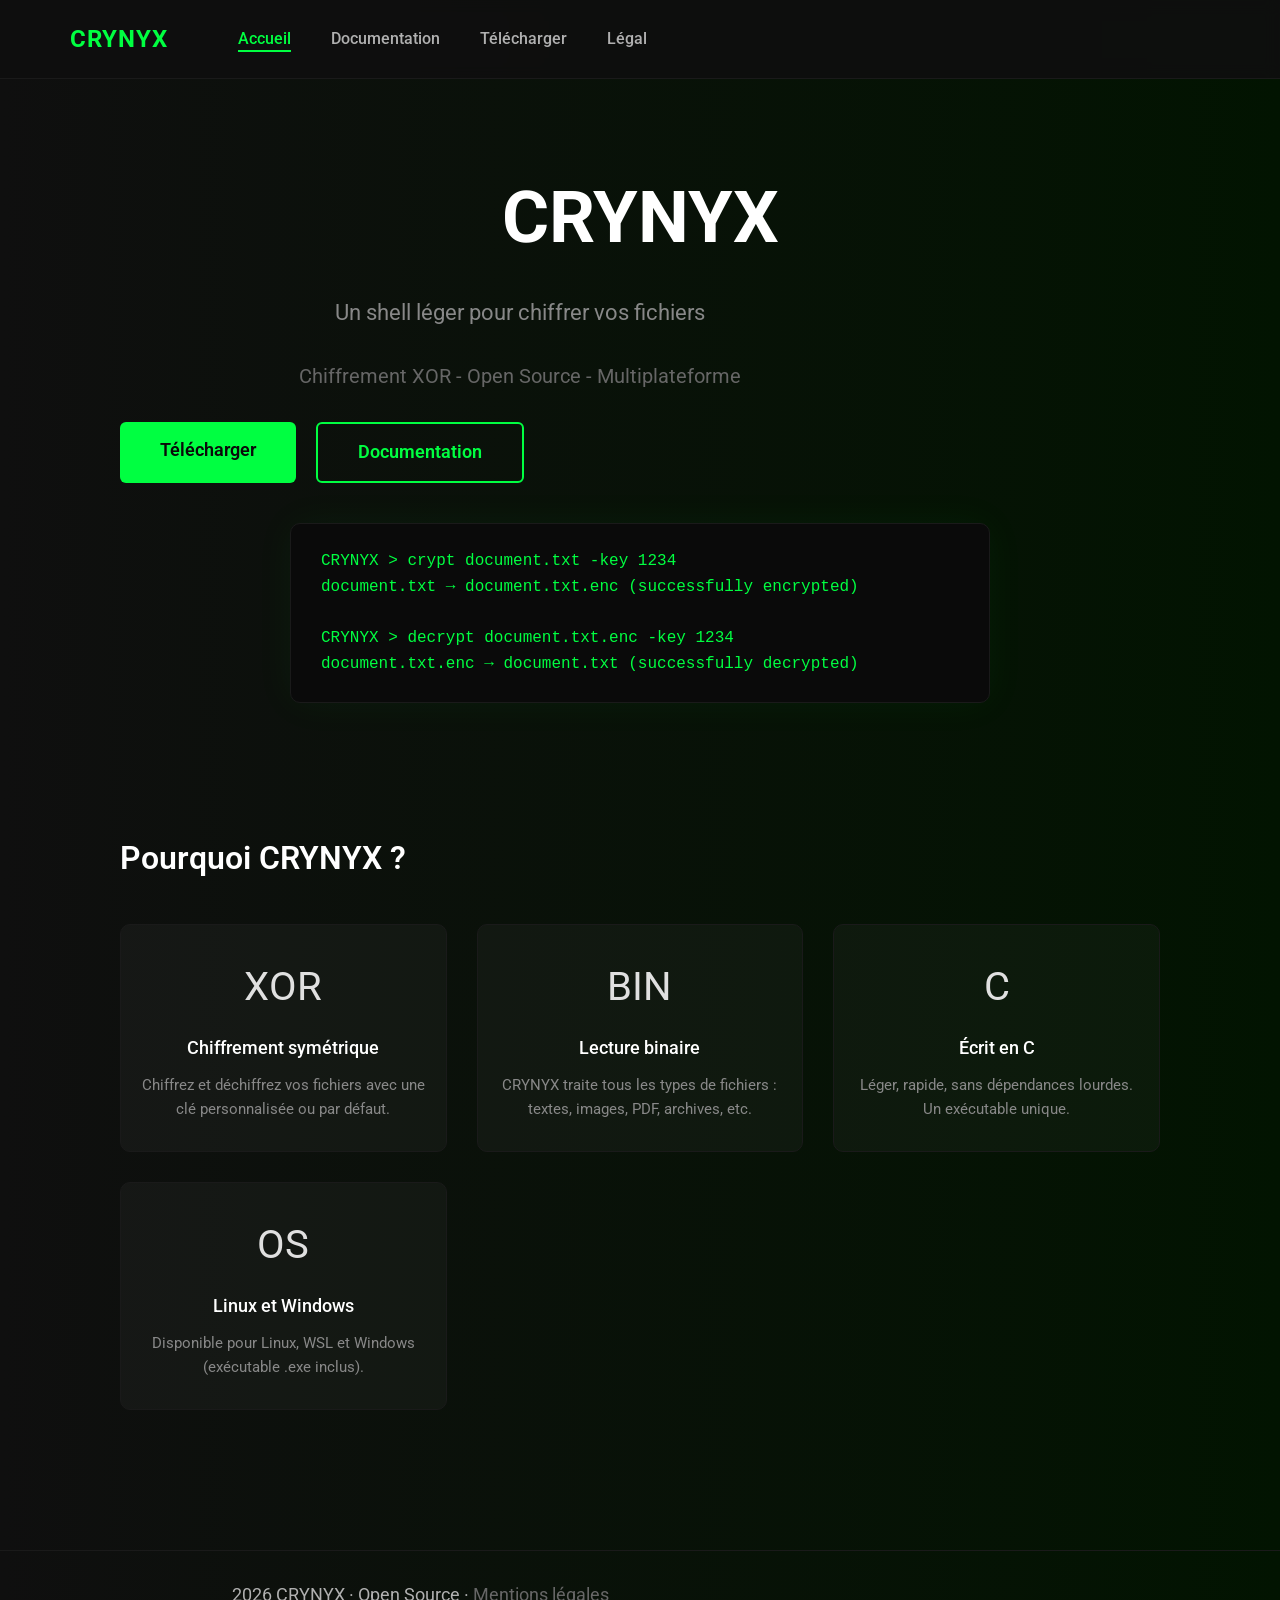
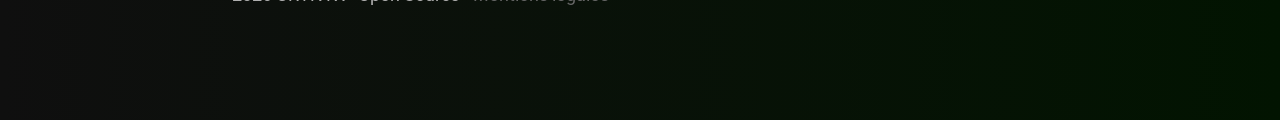
<file: index.html>
<!DOCTYPE html>
<html lang="fr">
<head>
    <meta charset="UTF-8" />
    <meta name="viewport" content="width=device-width, initial-scale=1.0" />
    <title>CRYNYX - Shell sécurisé</title>
    <link rel="stylesheet" href="style/style.css" />
    <link href="https://fonts.googleapis.com/css2?family=Roboto:wght@400;500;700&display=swap" rel="stylesheet" />
</head>
<body>

    <header>
        <nav class="nav-bar">
            <div class="logo">CRYNYX</div>
            <ul class="nav-links">
                <li><a href="index.html" class="active">Accueil</a></li>
                <li><a href="documentation.html">Documentation</a></li>
                <li><a href="download.html">Télécharger</a></li>
                <li><a href="legales.html">Légal</a></li>
            </ul>
        </nav>
    </header>

    <main>
        <section class="hero">
            <h1>CRYNYX</h1>
            <p class="subtitle">Un shell léger pour chiffrer vos fichiers</p>
            <p class="tagline">Chiffrement XOR - Open Source - Multiplateforme</p>

            <div class="btn-group">
                <a href="download.html" class="btn btn-primary">Télécharger</a>
                <a href="documentation.html" class="btn btn-secondary">Documentation</a>
            </div>

            <div class="terminal-demo">
                <div><span class="prompt">CRYNYX ></span> crypt document.txt -key 1234</div>
                <div class="output-success">document.txt → document.txt.enc (successfully encrypted)</div>
                <br />
                <div><span class="prompt">CRYNYX ></span> decrypt document.txt.enc -key 1234</div>
                <div class="output-success">document.txt.enc → document.txt (successfully decrypted)</div>
            </div>
        </section>

        <section>
            <h2>Pourquoi CRYNYX ?</h2>
            <div class="features-grid">
                <div class="feature-card">
                    <span class="icon">XOR</span>
                    <h3>Chiffrement symétrique</h3>
                    <p>Chiffrez et déchiffrez vos fichiers avec une clé personnalisée ou par défaut.</p>
                </div>
                <div class="feature-card">
                    <span class="icon">BIN</span>
                    <h3>Lecture binaire</h3>
                    <p>CRYNYX traite tous les types de fichiers : textes, images, PDF, archives, etc.</p>
                </div>
                <div class="feature-card">
                    <span class="icon">C</span>
                    <h3>Écrit en C</h3>
                    <p>Léger, rapide, sans dépendances lourdes. Un exécutable unique.</p>
                </div>
                <div class="feature-card">
                    <span class="icon">OS</span>
                    <h3>Linux et Windows</h3>
                    <p>Disponible pour Linux, WSL et Windows (exécutable .exe inclus).</p>
                </div>
            </div>
        </section>
    </main>

    <footer>
        <p>2026 CRYNYX · Open Source · <a href="legales.html">Mentions légales</a></p>
    </footer>

</body>
</html>
</file>
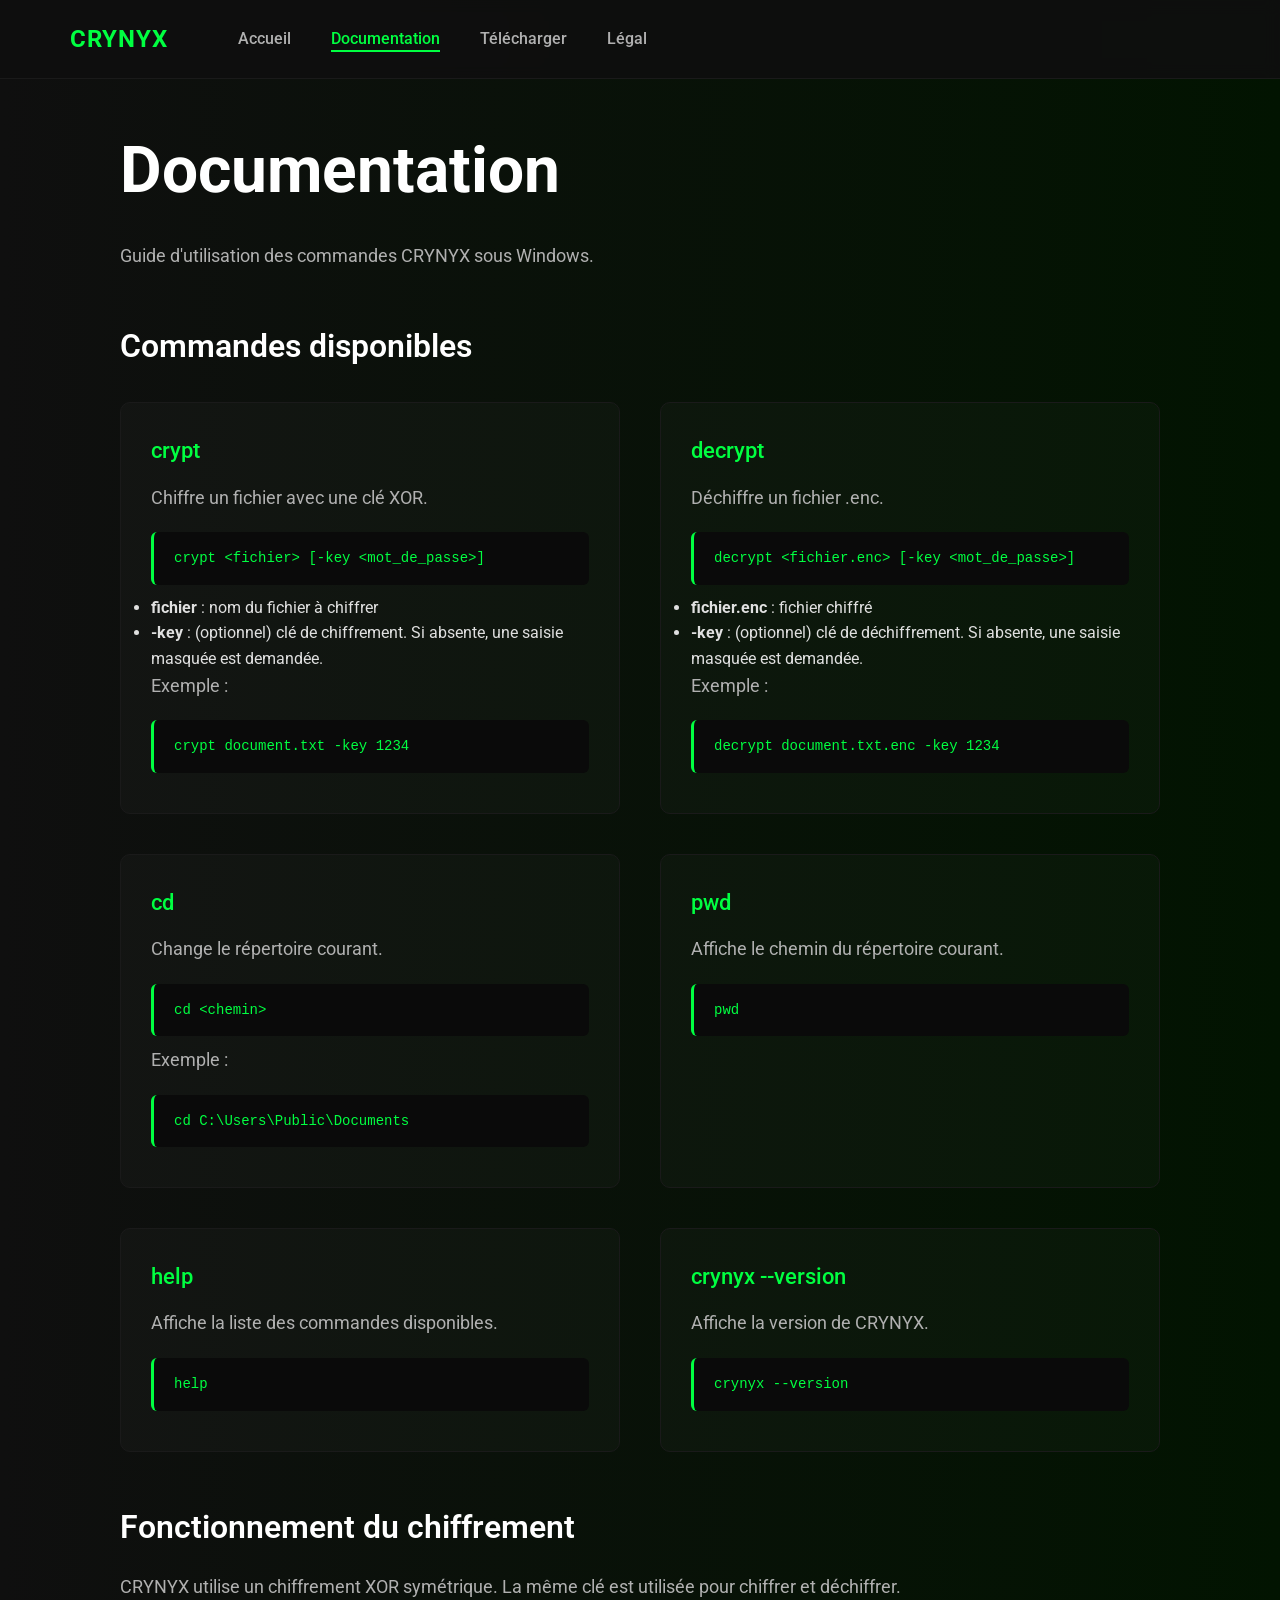
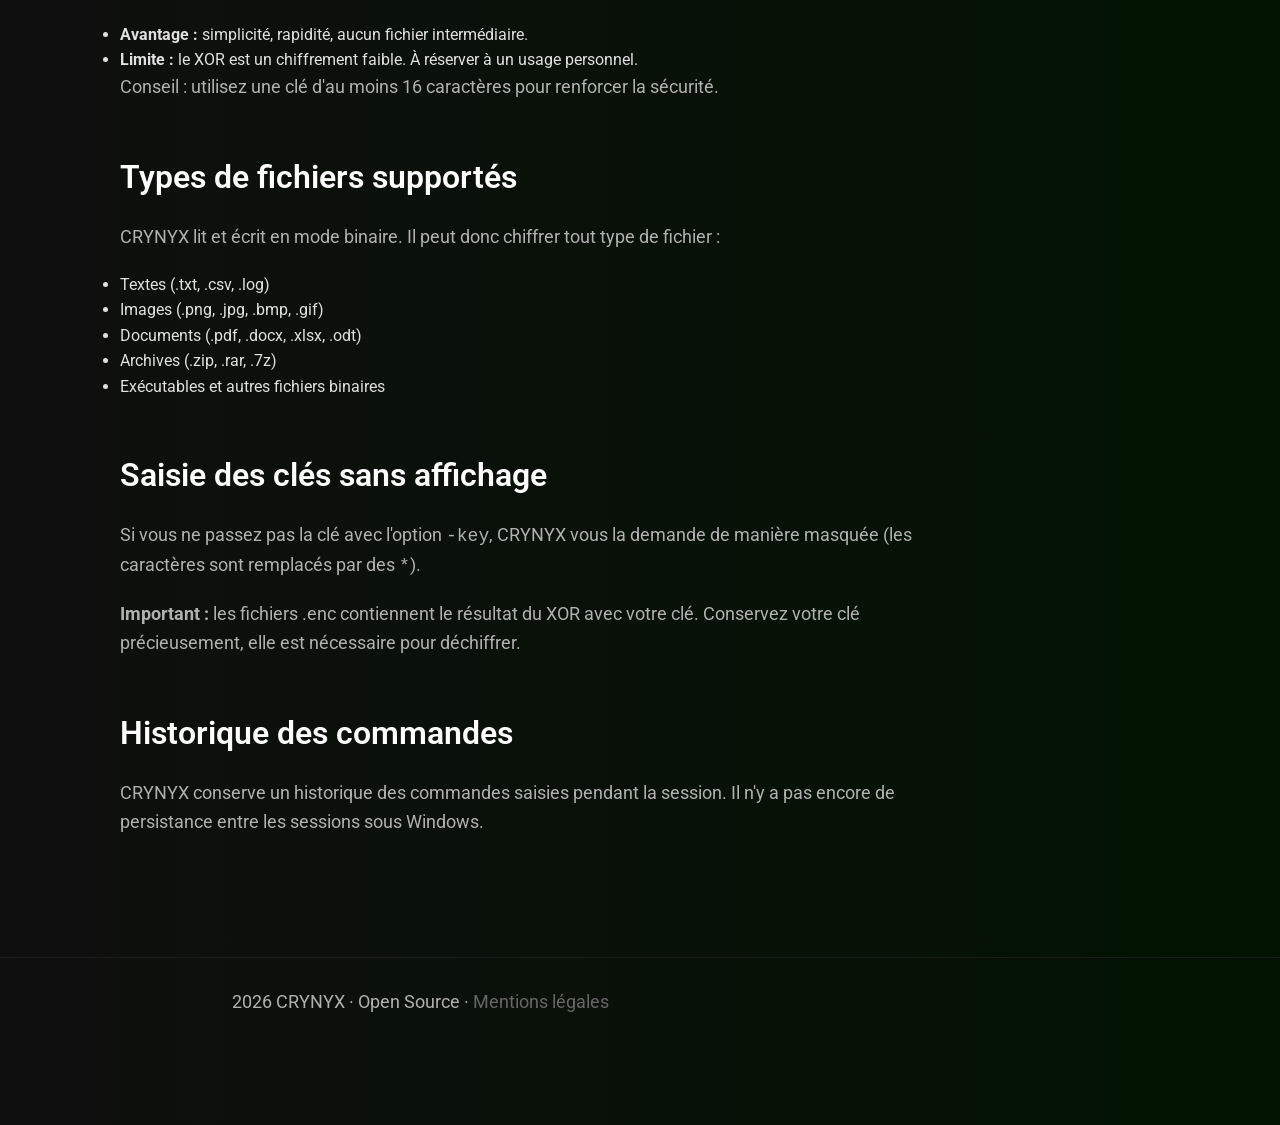
<file: documentation.html>
<!DOCTYPE html>
<html lang="fr">
<head>
    <meta charset="UTF-8" />
    <meta name="viewport" content="width=device-width, initial-scale=1.0" />
    <title>Documentation - CRYNYX</title>
    <link rel="stylesheet" href="style/style.css" />
    <link href="https://fonts.googleapis.com/css2?family=Roboto:wght@400;500;700&display=swap" rel="stylesheet" />
</head>
<body>

    <header>
        <nav class="nav-bar">
            <div class="logo">CRYNYX</div>
            <ul class="nav-links">
                <li><a href="index.html">Accueil</a></li>
                <li><a href="documentation.html" class="active">Documentation</a></li>
                <li><a href="download.html">Télécharger</a></li>
                <li><a href="legales.html">Légal</a></li>
            </ul>
        </nav>
    </header>

    <main>
        <h1>Documentation</h1>
        <p>Guide d'utilisation des commandes CRYNYX sous Windows.</p>

        <h2>Commandes disponibles</h2>

        <div class="docs-grid">

            <div class="doc-section">
                <h3>crypt</h3>
                <p>Chiffre un fichier avec une clé XOR.</p>
                <code>crypt &lt;fichier&gt; [-key &lt;mot_de_passe&gt;]</code>
                <ul>
                    <li><strong>fichier</strong> : nom du fichier à chiffrer</li>
                    <li><strong>-key</strong> : (optionnel) clé de chiffrement. Si absente, une saisie masquée est demandée.</li>
                </ul>
                <p class="example">Exemple :</p>
                <code class="example-code">crypt document.txt -key 1234</code>
            </div>

            <div class="doc-section">
                <h3>decrypt</h3>
                <p>Déchiffre un fichier .enc.</p>
                <code>decrypt &lt;fichier.enc&gt; [-key &lt;mot_de_passe&gt;]</code>
                <ul>
                    <li><strong>fichier.enc</strong> : fichier chiffré</li>
                    <li><strong>-key</strong> : (optionnel) clé de déchiffrement. Si absente, une saisie masquée est demandée.</li>
                </ul>
                <p class="example">Exemple :</p>
                <code class="example-code">decrypt document.txt.enc -key 1234</code>
            </div>

            <div class="doc-section">
                <h3>cd</h3>
                <p>Change le répertoire courant.</p>
                <code>cd &lt;chemin&gt;</code>
                <p class="example">Exemple :</p>
                <code class="example-code">cd C:\Users\Public\Documents</code>
            </div>

            <div class="doc-section">
                <h3>pwd</h3>
                <p>Affiche le chemin du répertoire courant.</p>
                <code>pwd</code>
            </div>

            <div class="doc-section">
                <h3>help</h3>
                <p>Affiche la liste des commandes disponibles.</p>
                <code>help</code>
            </div>

            <div class="doc-section">
                <h3>crynyx --version</h3>
                <p>Affiche la version de CRYNYX.</p>
                <code>crynyx --version</code>
            </div>

        </div>

        <h2>Fonctionnement du chiffrement</h2>
        <p>
            CRYNYX utilise un chiffrement XOR symétrique. La même clé est utilisée pour chiffrer et déchiffrer.
        </p>
        <ul>
            <li><strong>Avantage :</strong> simplicité, rapidité, aucun fichier intermédiaire.</li>
            <li><strong>Limite :</strong> le XOR est un chiffrement faible. À réserver à un usage personnel.</li>
        </ul>

        <div class="note-box">
            <p>Conseil : utilisez une clé d'au moins 16 caractères pour renforcer la sécurité.</p>
        </div>

        <h2>Types de fichiers supportés</h2>
        <p>
            CRYNYX lit et écrit en mode binaire. Il peut donc chiffrer tout type de fichier :
        </p>
        <ul>
            <li>Textes (.txt, .csv, .log)</li>
            <li>Images (.png, .jpg, .bmp, .gif)</li>
            <li>Documents (.pdf, .docx, .xlsx, .odt)</li>
            <li>Archives (.zip, .rar, .7z)</li>
            <li>Exécutables et autres fichiers binaires</li>
        </ul>

        <h2>Saisie des clés sans affichage</h2>
        <p>
            Si vous ne passez pas la clé avec l'option <code>-key</code>, CRYNYX vous la demande de manière masquée (les caractères sont remplacés par des <code>*</code>).
        </p>

        <div class="warning-box">
            <p><strong>Important :</strong> les fichiers .enc contiennent le résultat du XOR avec votre clé. Conservez votre clé précieusement, elle est nécessaire pour déchiffrer.</p>
        </div>

        <h2>Historique des commandes</h2>
        <p>
            CRYNYX conserve un historique des commandes saisies pendant la session. Il n'y a pas encore de persistance entre les sessions sous Windows.
        </p>

    </main>

    <footer>
        <p>2026 CRYNYX · Open Source · <a href="legales.html">Mentions légales</a></p>
    </footer>

</body>
</html>
</file>
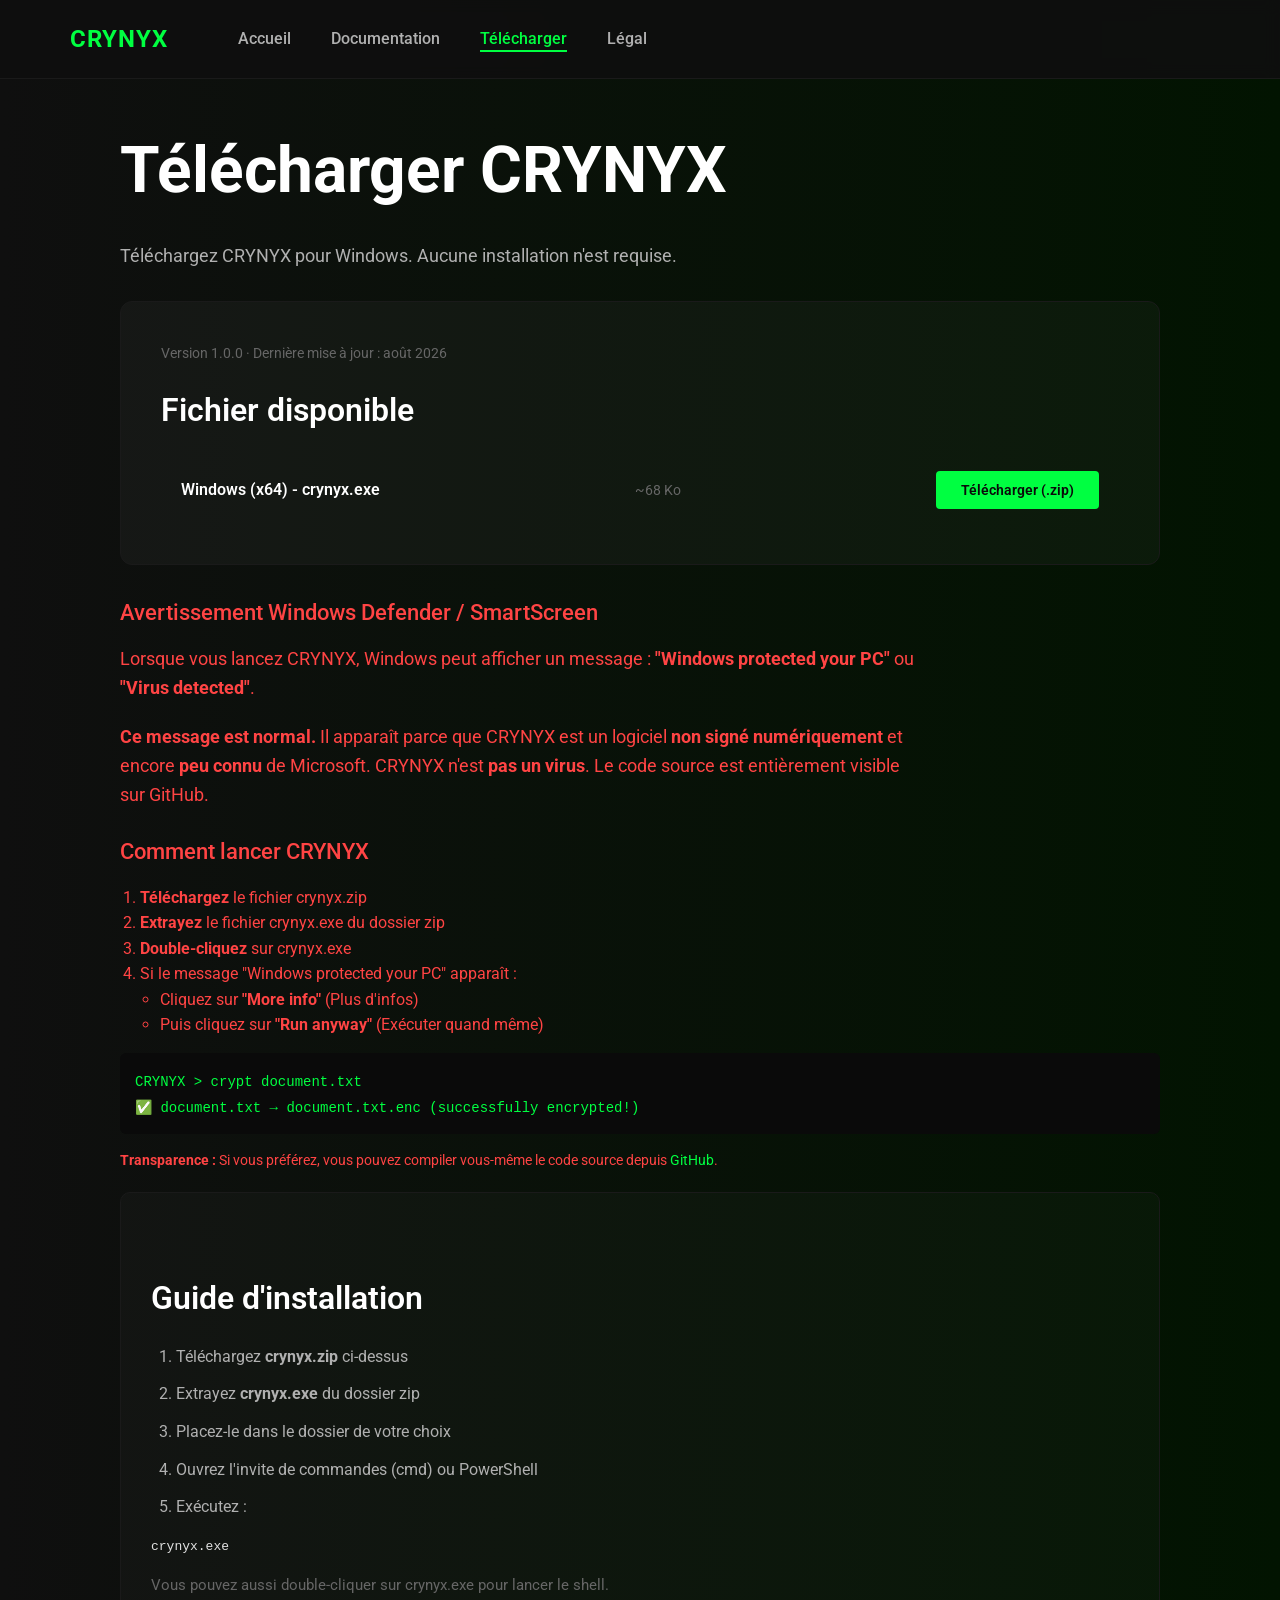
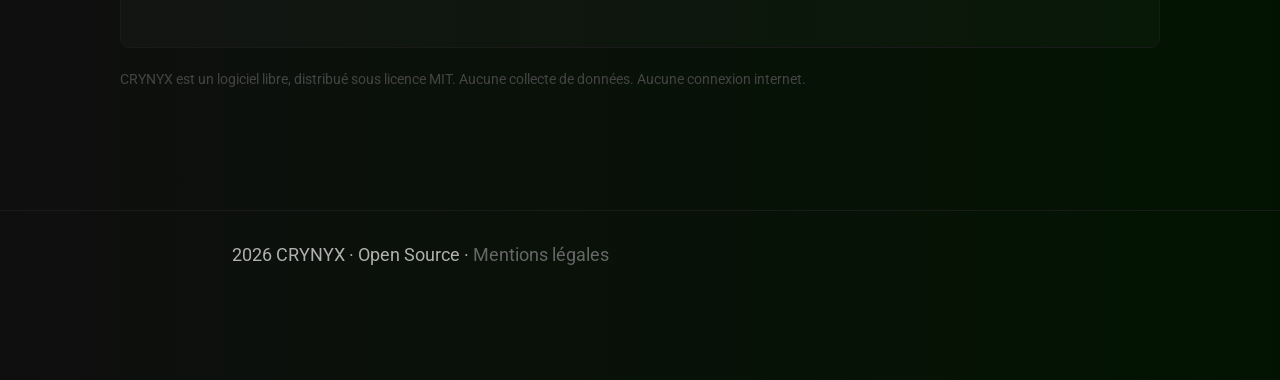
<file: download.html>
<!DOCTYPE html>
<html lang="fr">
<head>
    <meta charset="UTF-8" />
    <meta name="viewport" content="width=device-width, initial-scale=1.0" />
    <title>Télécharger CRYNYX</title>
    <link rel="stylesheet" href="style/style.css" />
    <link href="https://fonts.googleapis.com/css2?family=Roboto:wght@400;500;700&display=swap" rel="stylesheet" />
</head>
<body>

    <header>
        <nav class="nav-bar">
            <div class="logo">CRYNYX</div>
            <ul class="nav-links">
                <li><a href="index.html">Accueil</a></li>
                <li><a href="documentation.html">Documentation</a></li>
                <li><a href="download.html" class="active">Télécharger</a></li>
                <li><a href="legales.html">Légal</a></li>
            </ul>
        </nav>
    </header>

    <main>
        <h1>Télécharger CRYNYX</h1>
        <p>Téléchargez CRYNYX pour Windows. Aucune installation n'est requise.</p>

        <div class="download-card">
            <p class="version">Version 1.0.0 · Dernière mise à jour : août 2026</p>

            <h2>Fichier disponible</h2>

            <div class="download-item">
                <span class="name">Windows (x64) - crynyx.exe</span>
                <span class="size">~68 Ko</span>
                <a href="https://gabin547.github.io/CRYNYX/download/crynyx.zip" class="btn-small">Télécharger (.zip)</a>
            </div>

        </div>

        <!-- SECTION SÉCURITÉ - IMPORTANTE ! -->
        <div class="warning-box">
            <h3 style="color:#ff4444; margin-top:0;">Avertissement Windows Defender / SmartScreen</h3>
            <p style="color:#ff4444;">
                Lorsque vous lancez CRYNYX, Windows peut afficher un message :
                <strong>"Windows protected your PC"</strong> ou <strong>"Virus detected"</strong>.
            </p>
            <p style="color:#ff4444;">
                <strong>Ce message est normal.</strong> Il apparaît parce que CRYNYX est un logiciel <strong>non signé numériquement</strong> et encore <strong>peu connu</strong> de Microsoft.
                CRYNYX n'est <strong>pas un virus</strong>. Le code source est entièrement visible sur GitHub.
            </p>

            <h3 style="color:#ff4444; margin-top:25px;">Comment lancer CRYNYX</h3>
            <ol style="color:#ff4444; padding-left:20px;">
                <li><strong>Téléchargez</strong> le fichier crynyx.zip</li>
                <li><strong>Extrayez</strong> le fichier crynyx.exe du dossier zip</li>
                <li><strong>Double-cliquez</strong> sur crynyx.exe</li>
                <li>Si le message "Windows protected your PC" apparaît :</li>
                <ul style="padding-left:20px;">
                    <li>Cliquez sur <strong>"More info"</strong> (Plus d'infos)</li>
                    <li>Puis cliquez sur <strong>"Run anyway"</strong> (Exécuter quand même)</li>
                </ul>
            </ol>

            <div style="background:#0a0a0a; padding:15px; border-radius:6px; margin-top:15px;">
                <code style="color:#00ff41; font-size:14px;">
                    CRYNYX > crypt document.txt<br/>
                    ✅ document.txt → document.txt.enc (successfully encrypted!)
                </code>
            </div>

            <p style="color:#ff4444; margin-top:15px; font-size:14px;">
                <strong>Transparence :</strong> Si vous préférez, vous pouvez compiler vous-même le code source depuis <a href="https://github.com/gabin547/CRYNYX" style="color:#00ff41;">GitHub</a>.
            </p>
        </div>

        <div class="install-steps">
            <h2>Guide d'installation</h2>
            <ol>
                <li>Téléchargez <strong>crynyx.zip</strong> ci-dessus</li>
                <li>Extrayez <strong>crynyx.exe</strong> du dossier zip</li>
                <li>Placez-le dans le dossier de votre choix</li>
                <li>Ouvrez l'invite de commandes (cmd) ou PowerShell</li>
                <li>Exécutez :</li>
            </ol>
            <code>crynyx.exe</code>
            <p style="margin-top:15px; font-size:15px; color:#666;">
                Vous pouvez aussi double-cliquer sur crynyx.exe pour lancer le shell.
            </p>
        </div>

        <div class="legal-footer">
            <p style="font-size:14px; color:#444;">
                CRYNYX est un logiciel libre, distribué sous licence MIT.
                Aucune collecte de données. Aucune connexion internet.
            </p>
        </div>
    </main>

    <footer>
        <p>2026 CRYNYX · Open Source · <a href="legales.html">Mentions légales</a></p>
    </footer>

</body>
</html>
</file>
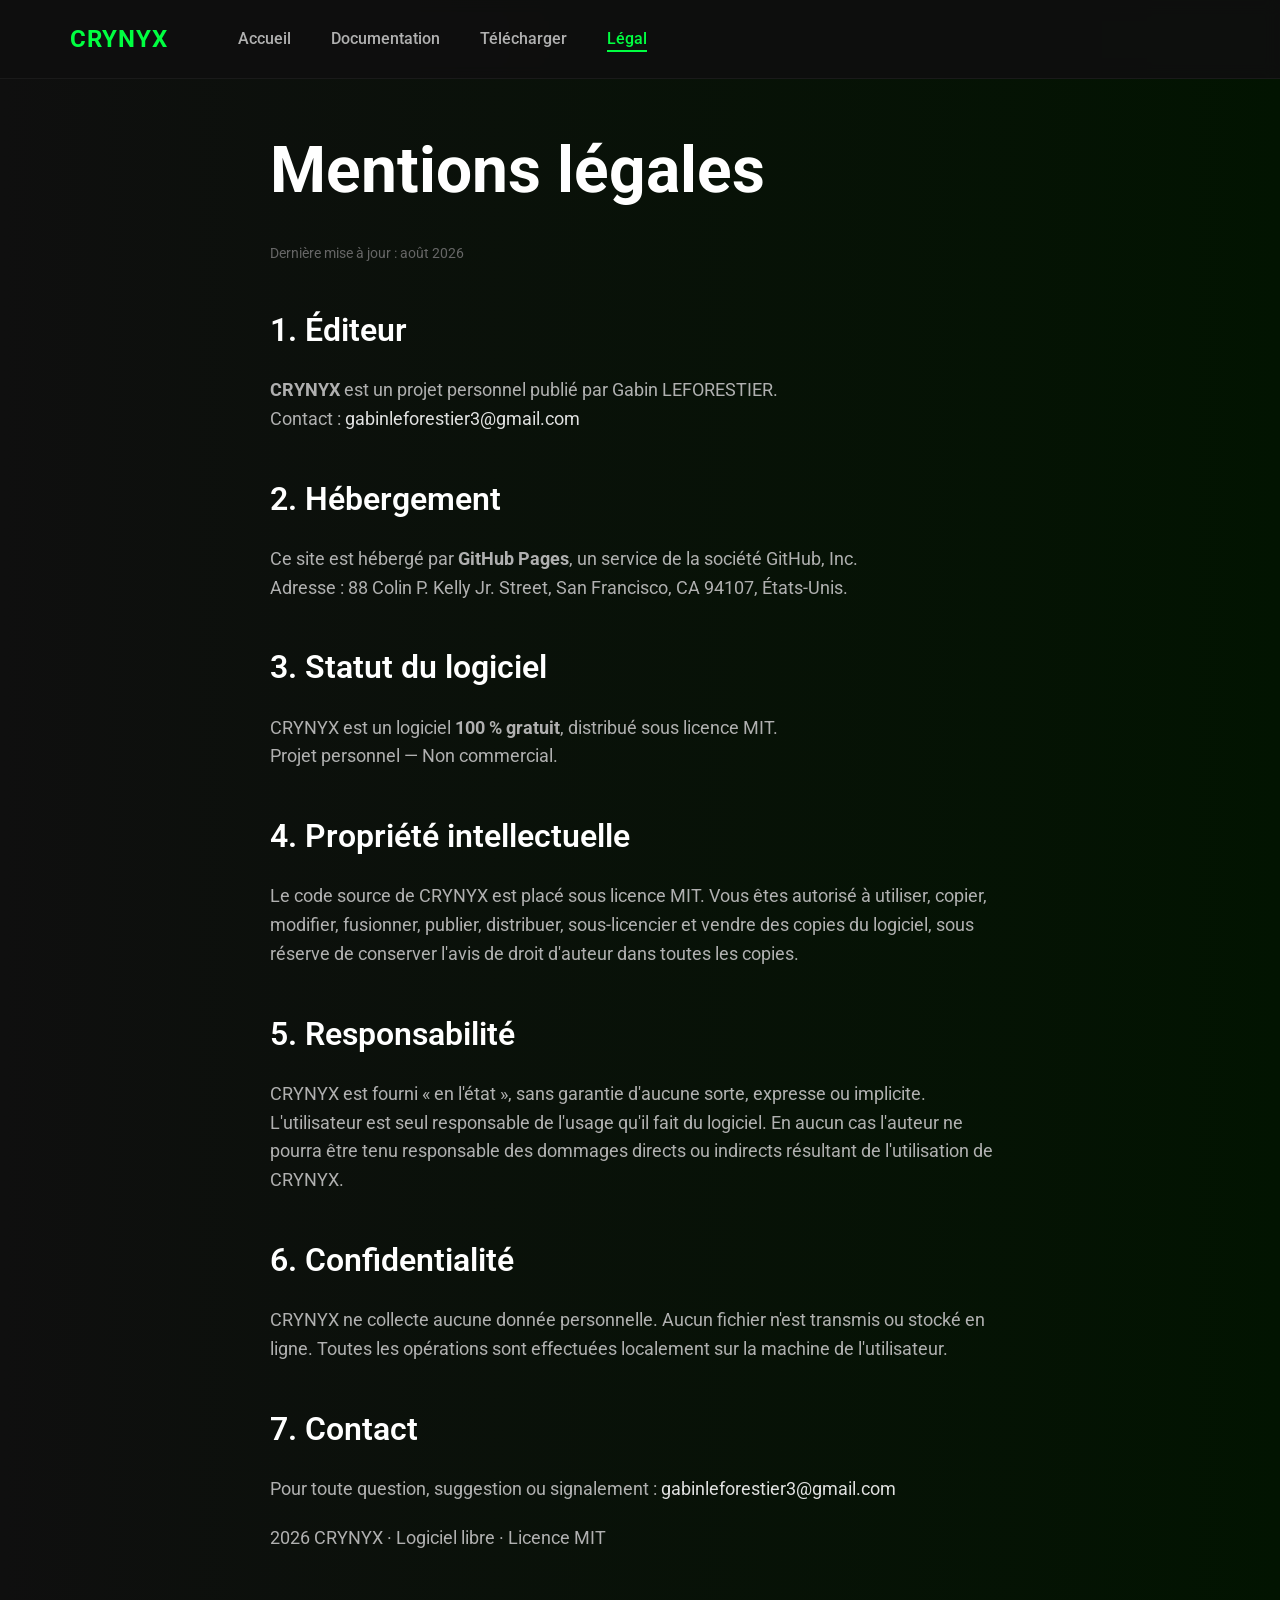
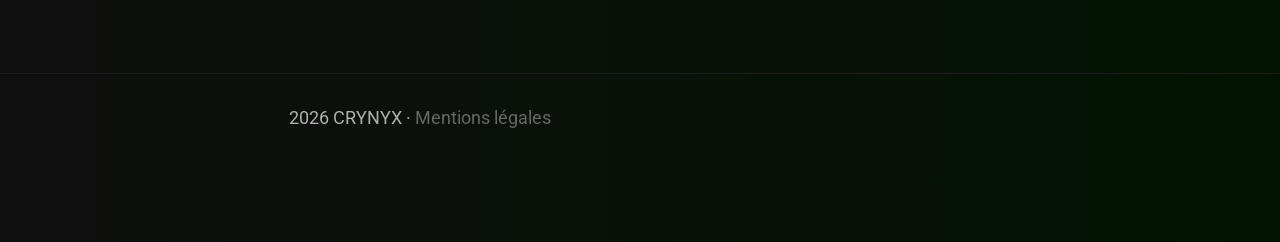
<file: legales.html>
<!DOCTYPE html>
<html lang="fr">
<head>
    <meta charset="UTF-8" />
    <meta name="viewport" content="width=device-width, initial-scale=1.0" />
    <title>Mentions légales - CRYNYX</title>
    <link rel="stylesheet" href="style/style.css" />
    <link href="https://fonts.googleapis.com/css2?family=Roboto:wght@400;500;700&display=swap" rel="stylesheet" />
</head>
<body>

    <header>
        <nav class="nav-bar">
            <div class="logo">CRYNYX</div>
            <ul class="nav-links">
                <li><a href="index.html">Accueil</a></li>
                <li><a href="documentation.html">Documentation</a></li>
                <li><a href="download.html">Télécharger</a></li>
                <li><a href="legales.html" class="active">Légal</a></li>
            </ul>
        </nav>
    </header>

    <main class="legal-content">
        <h1>Mentions légales</h1>
        <p class="date">Dernière mise à jour : août 2026</p>

        <h2>1. Éditeur</h2>
        <p>
            <strong>CRYNYX</strong> est un projet personnel publié par Gabin LEFORESTIER.<br />
            Contact : <a href="mailto:gabinleforestier3@gmail.com">gabinleforestier3@gmail.com</a>
        </p>

        <h2>2. Hébergement</h2>
        <p>
            Ce site est hébergé par <strong>GitHub Pages</strong>, un service de la société GitHub, Inc.<br />
            Adresse : 88 Colin P. Kelly Jr. Street, San Francisco, CA 94107, États-Unis.
        </p>

        <h2>3. Statut du logiciel</h2>
        <p>
            CRYNYX est un logiciel <strong>100 % gratuit</strong>, distribué sous licence MIT.<br />
            Projet personnel — Non commercial.
        </p>

        <h2>4. Propriété intellectuelle</h2>
        <p>
            Le code source de CRYNYX est placé sous licence MIT.
            Vous êtes autorisé à utiliser, copier, modifier, fusionner, publier, distribuer, sous‑licencier et vendre des copies du logiciel, sous réserve de conserver l'avis de droit d'auteur dans toutes les copies.
        </p>

        <h2>5. Responsabilité</h2>
        <p>
            CRYNYX est fourni « en l'état », sans garantie d'aucune sorte, expresse ou implicite.
            L'utilisateur est seul responsable de l'usage qu'il fait du logiciel. En aucun cas l'auteur ne pourra être tenu responsable des dommages directs ou indirects résultant de l'utilisation de CRYNYX.
        </p>

        <h2>6. Confidentialité</h2>
        <p>
            CRYNYX ne collecte aucune donnée personnelle.
            Aucun fichier n'est transmis ou stocké en ligne. Toutes les opérations sont effectuées localement sur la machine de l'utilisateur.
        </p>

        <h2>7. Contact</h2>
        <p>
            Pour toute question, suggestion ou signalement : <a href="mailto:gabinleforestier3@gmail.com">gabinleforestier3@gmail.com</a>
        </p>

        <div class="legal-footer">
            <p>2026 CRYNYX · Logiciel libre · Licence MIT</p>
        </div>
    </main>

    <footer>
        <p>2026 CRYNYX · <a href="legales.html">Mentions légales</a></p>
    </footer>

</body>
</html>
</file>
<file: style/style.css>
/* ===== BASE ===== */
* {
    margin: 0;
    padding: 0;
    box-sizing: border-box;
}

html {
    background: linear-gradient(to right, #0f0f0f, #021401);
    min-height: 100vh;
    font-family: 'Roboto', 'Courier New', monospace;
}

body {
    color: #e0e0e0;
    line-height: 1.6;
    padding-bottom: 60px;
}

a {
    color: #e0e0e0;
    text-decoration: none;
    transition: color 0.3s ease;
}

a:hover {
    color: #00ff41;
}

/* ===== HEADER / NAVIGATION ===== */
header {
    padding: 20px 0;
    background: rgba(15, 15, 15, 0.9);
    border-bottom: 1px solid #1a1a1a;
    position: fixed;
    top: 0;
    left: 0;
    width: 100%;
    z-index: 1000;
    backdrop-filter: blur(8px);
}

.nav-bar {
    display: flex;
    align-items: center;
    justify-content: flex-start;
    max-width: 1200px;
    margin: 0 auto;
    padding: 0 30px;
    gap: 50px;
}

.logo {
    font-size: 24px;
    font-weight: 700;
    color: #00ff41;
    letter-spacing: 1px;
    margin-right: 20px;
}

.logo span {
    color: #ffffff;
}

.nav-links {
    display: flex;
    gap: 40px;
    list-style: none;
}

.nav-links a {
    color: #b0b0b0;
    font-size: 16px;
    font-weight: 500;
    position: relative;
    padding-bottom: 4px;
}

.nav-links a::after {
    content: '';
    position: absolute;
    bottom: 0;
    left: 0;
    width: 0%;
    height: 2px;
    background: #00ff41;
    transition: width 0.3s ease;
}

.nav-links a:hover::after {
    width: 100%;
}

.nav-links a.active {
    color: #00ff41;
}

.nav-links a.active::after {
    width: 100%;
}

/* ===== MAIN CONTENT ===== */
main {
    max-width: 1100px;
    margin: 0 auto;
    padding: 120px 30px 40px;
}

/* ===== TITRES ===== */
h1 {
    font-size: 64px;
    font-weight: 700;
    color: #ffffff;
    margin-bottom: 20px;
}

h1 .highlight {
    color: #00ff41;
}

h2 {
    font-size: 32px;
    font-weight: 600;
    color: #ffffff;
    margin: 50px 0 20px;
}

h3 {
    font-size: 22px;
    font-weight: 500;
    color: #00ff41;
    margin: 30px 0 15px;
}

p {
    font-size: 18px;
    color: #b0b0b0;
    margin-bottom: 20px;
    max-width: 800px;
}

/* ===== BOUTONS ===== */
.btn {
    display: inline-block;
    padding: 14px 40px;
    font-size: 18px;
    font-weight: 600;
    border-radius: 6px;
    cursor: pointer;
    transition: all 0.3s ease;
    border: none;
    font-family: inherit;
}

.btn-primary {
    background: #00ff41;
    color: #0a0a0a;
}

.btn-primary:hover {
    background: #33ff66;
    transform: translateY(-2px);
    box-shadow: 0 8px 30px rgba(0, 255, 65, 0.3);
}

.btn-secondary {
    background: transparent;
    color: #00ff41;
    border: 2px solid #00ff41;
}

.btn-secondary:hover {
    background: #00ff41;
    color: #0a0a0a;
    transform: translateY(-2px);
}

.btn-group {
    display: flex;
    gap: 20px;
    flex-wrap: wrap;
    margin: 30px 0;
}

/* ===== PAGE INDEX ===== */
.hero {
    text-align: center;
    padding: 40px 0;
}

.hero h1 {
    font-size: 72px;
}

.hero .subtitle {
    font-size: 22px;
    color: #888;
    margin: 10px 0 30px;
}

.hero .tagline {
    font-size: 20px;
    color: #666;
    margin-bottom: 10px;
}

.terminal-demo {
    background: #0a0a0a;
    border: 1px solid #1a1a1a;
    border-radius: 10px;
    padding: 25px 30px;
    margin: 40px auto;
    max-width: 700px;
    text-align: left;
    font-family: 'Courier New', monospace;
    font-size: 16px;
    color: #00ff41;
    box-shadow: 0 0 40px rgba(0, 255, 65, 0.05);
}

.terminal-demo .prompt {
    color: #00ff41;
}

.terminal-demo .output {
    color: #b0b0b0;
}

.terminal-demo .output-success {
    color: #00ff41;
}

.features-grid {
    display: grid;
    grid-template-columns: repeat(auto-fit, minmax(240px, 1fr));
    gap: 30px;
    margin: 40px 0;
}

.feature-card {
    background: rgba(255, 255, 255, 0.03);
    border: 1px solid #1a1a1a;
    border-radius: 10px;
    padding: 30px 20px;
    text-align: center;
    transition: border 0.3s ease;
}

.feature-card:hover {
    border-color: #00ff41;
}

.feature-card .icon {
    font-size: 40px;
    display: block;
    margin-bottom: 15px;
}

.feature-card h3 {
    color: #ffffff;
    font-size: 18px;
    margin: 0 0 10px;
}

.feature-card p {
    font-size: 15px;
    color: #888;
    margin: 0;
}

/* ===== PAGE DOCS ===== */
.docs-grid {
    display: grid;
    grid-template-columns: 1fr 1fr;
    gap: 40px;
    margin: 30px 0;
}

.doc-section {
    background: rgba(255, 255, 255, 0.02);
    border: 1px solid #1a1a1a;
    border-radius: 10px;
    padding: 30px;
}

.doc-section h3 {
    margin-top: 0;
}

.doc-section code {
    display: block;
    background: #0a0a0a;
    padding: 15px 20px;
    border-radius: 6px;
    font-family: 'Courier New', monospace;
    font-size: 14px;
    color: #00ff41;
    margin: 10px 0;
    overflow-x: auto;
    border-left: 3px solid #00ff41;
}

.doc-section .cmd {
    color: #00ff41;
}

.doc-section .arg {
    color: #ffcc00;
}

.doc-section .opt {
    color: #ff6600;
}

/* ===== PAGE DOWNLOAD ===== */
.download-card {
    background: rgba(255, 255, 255, 0.03);
    border: 1px solid #1a1a1a;
    border-radius: 12px;
    padding: 40px;
    margin: 30px 0;
}

.download-card .version {
    color: #666;
    font-size: 14px;
}

.download-card h2 {
    margin-top: 0;
}

.download-item {
    display: flex;
    align-items: center;
    justify-content: space-between;
    padding: 15px 20px;
    border-bottom: 1px solid #1a1a1a;
    flex-wrap: wrap;
    gap: 10px;
}

.download-item:last-child {
    border-bottom: none;
}

.download-item .name {
    font-weight: 600;
    color: #ffffff;
}

.download-item .size {
    color: #666;
    font-size: 14px;
}

.download-item .btn-small {
    padding: 8px 25px;
    font-size: 14px;
    background: #00ff41;
    color: #0a0a0a;
    border-radius: 4px;
    font-weight: 600;
    transition: background 0.3s ease;
}

.download-item .btn-small:hover {
    background: #33ff66;
}

.install-steps {
    background: rgba(255, 255, 255, 0.02);
    border: 1px solid #1a1a1a;
    border-radius: 10px;
    padding: 30px;
    margin: 20px 0;
}

.install-steps ol {
    padding-left: 25px;
    color: #b0b0b0;
}

.install-steps li {
    margin: 12px 0;
}

/* ===== PAGE LEGAL ===== */
.legal-content {
    max-width: 800px;
}

.legal-content h2 {
    margin-top: 40px;
}

.legal-content .date {
    color: #666;
    font-size: 14px;
}

/* ===== FOOTER ===== */
footer {
    text-align: center;
    padding: 30px 20px;
    border-top: 1px solid #1a1a1a;
    margin-top: 60px;
    color: #444;
    font-size: 14px;
}

footer a {
    color: #666;
}

footer a:hover {
    color: #00ff41;
}

/* ===== RESPONSIVE ===== */
@media (max-width: 900px) {
    .nav-bar {
        gap: 20px;
        flex-wrap: wrap;
        padding: 0 15px;
    }

    .nav-links {
        gap: 20px;
        flex-wrap: wrap;
    }

    .hero h1 {
        font-size: 48px;
    }

    h1 {
        font-size: 40px;
    }

    .docs-grid {
        grid-template-columns: 1fr;
    }

    .download-item {
        flex-direction: column;
        align-items: flex-start;
    }
}

@media (max-width: 600px) {
    .nav-bar {
        flex-direction: column;
        align-items: flex-start;
        gap: 10px;
    }

    .nav-links {
        gap: 15px;
    }

    .hero h1 {
        font-size: 32px;
    }

    h1 {
        font-size: 28px;
    }

    .btn-group {
        flex-direction: column;
        align-items: center;
    }

    .btn {
        width: 100%;
        text-align: center;
    }

    .terminal-demo {
        font-size: 13px;
        padding: 15px;
    }
}
</file>
